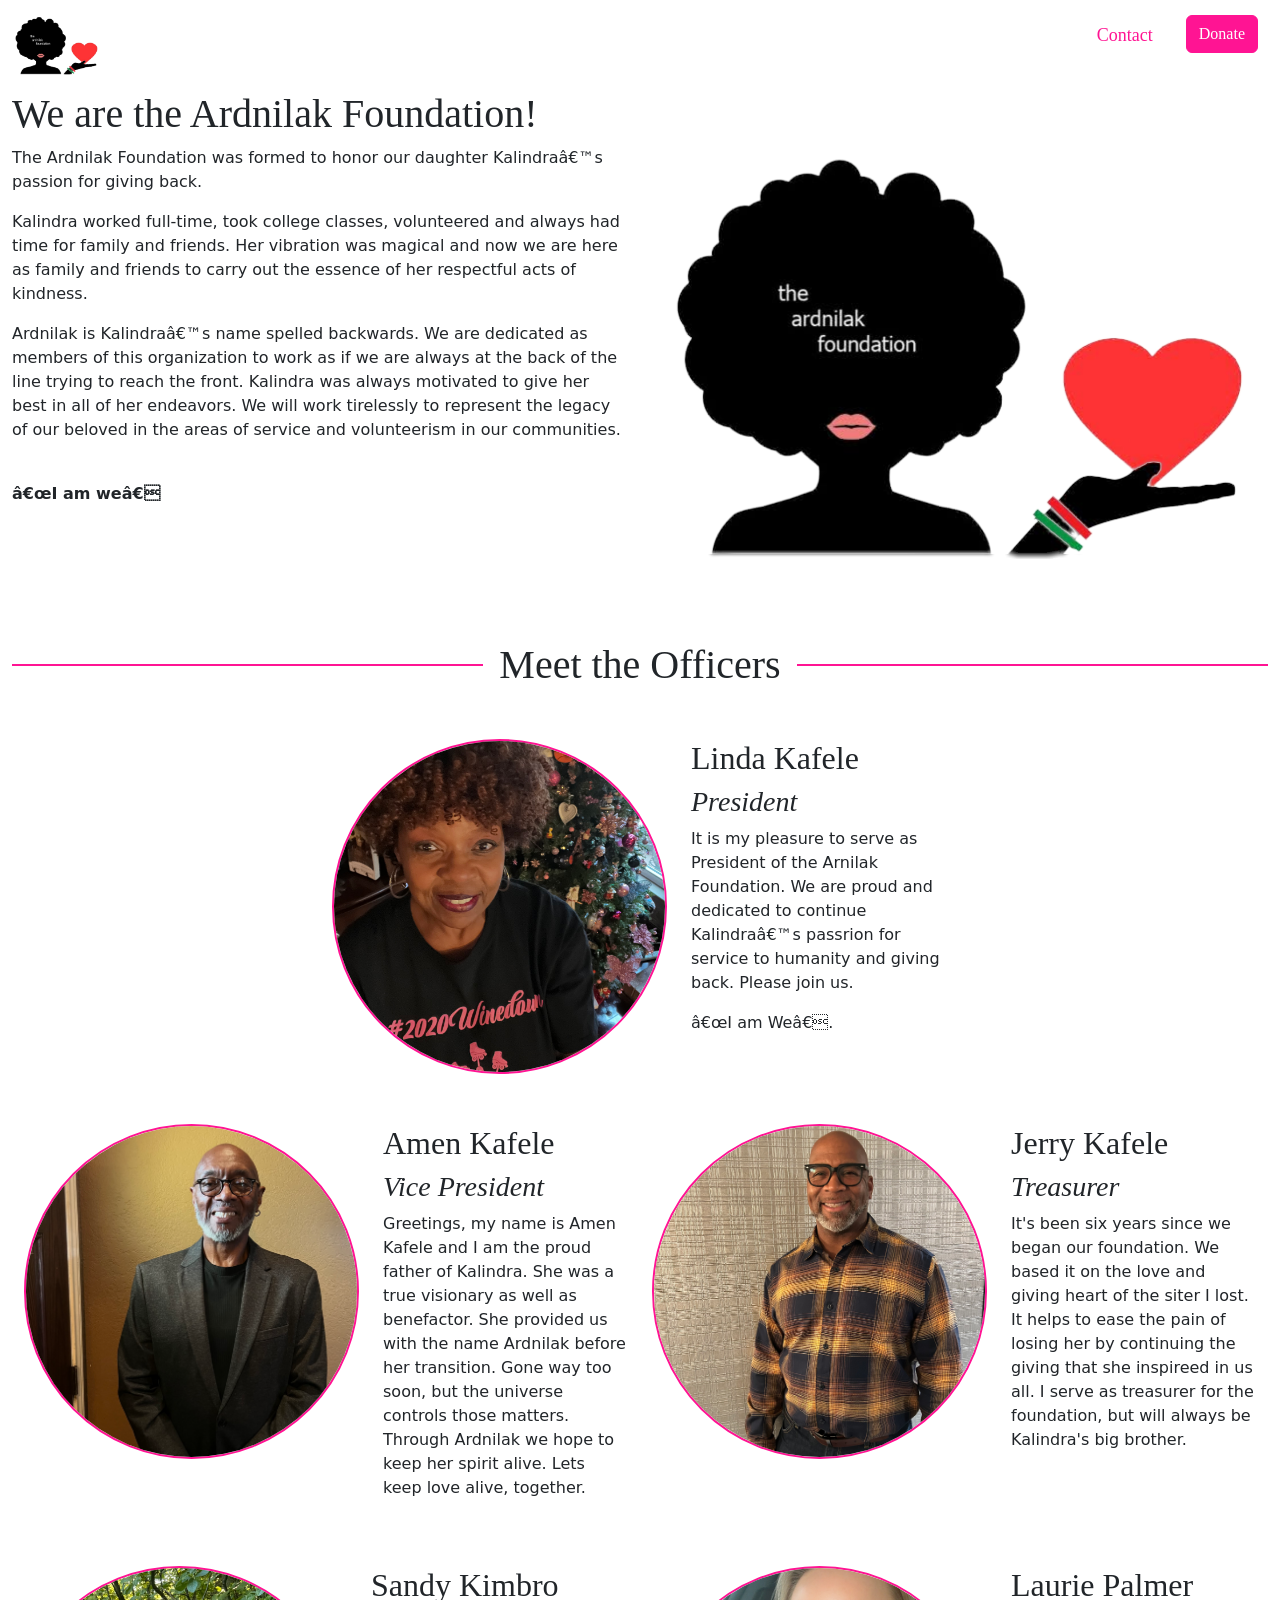
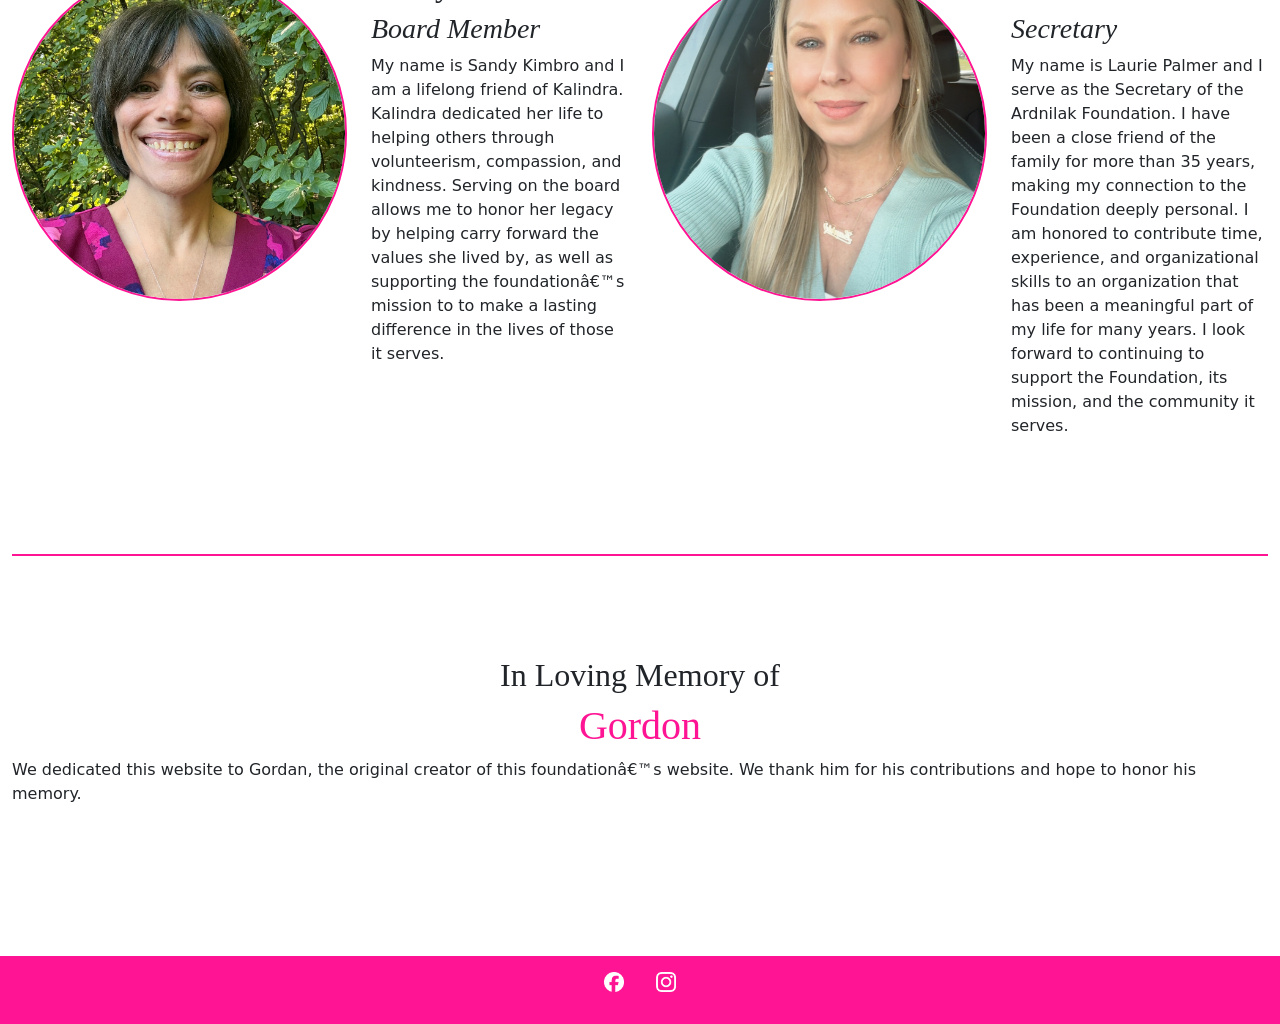
<file: index.html>
<!doctype html>
<html>
<head>
	<title>Ardnilak Foundation Home Page</title>
	<link rel="stylesheet" href="ard_style.css">
	<link rel="icon" type="image/png" sizes="48x48" href="ardnilak_logo.png">
    <link href="https://cdn.jsdelivr.net/npm/bootstrap@5.3.8/dist/css/bootstrap.min.css" rel="stylesheet" integrity="sha384-sRIl4kxILFvY47J16cr9ZwB07vP4J8+LH7qKQnuqkuIAvNWLzeN8tE5YBujZqJLB" crossorigin="anonymous">
	<meta name="viewport" content="width=device-width, initial-scale=1.0, user-scalable=yes">
</head>

	<body>

	<header class="ard-header">
		<div class="container-fluid">
			<nav class="ard-main-nav">
				<a href="index.html"><img class="logo" src="ardnilak_logo.png" alt="Ardnilak Logo"></a>
				<ul>
					<li><button type="button" class="btn btn-secondary"><a href="ardnilak_contact.html">Contact</a></button></li>
					<li><a href="https://www.zeffy.com/en-US/donation-form/thank-you-for-your-donation-20" target="_blank" class="btn btn-primary">Donate</a></li>
				</ul>
			</nav>
		</div>
	</header>

	<div class="ard-hero">
		<div class="container-fluid">
			<h1>We are the Ardnilak Foundation!</h1>
			<div class="row justify-content-center">
				<div class="col-md col-sm">
					<p>The Ardnilak Foundation was formed to honor our daughter Kalindra’s passion for giving back.</p>
					<p>Kalindra worked full-time, took college classes, volunteered and always had time for family and friends. Her vibration was magical and now we are here as family and friends to carry out the essence of her respectful acts of kindness.</p>
					<p>Ardnilak is Kalindra’s name spelled backwards. We are dedicated as members of this organization to work as if we are always at the back of the line trying to reach the front. Kalindra was always motivated to give her best in all of her endeavors. We will work tirelessly to represent the legacy of our beloved in the areas of service and volunteerism in our communities.</p>
					<br>

					<p class="heavy">“I am we”</p>
				</div>
				<div class="col-md col-sm">
				<img class="logo" src="ardnilak_logo.png" alt="Ardnilak Logo">
				</div>
			</div>
		</div>
	</div>

	<div class="ard-officers">
		<div class="container-fluid">
				<span><h1>Meet the Officers</h1></span>
		</div>
	</div>

	<div class="officer-info">
		<div class="container-fluid">
			<div class="row justify-content-center">
				<div class="col-md-6">
					<div class="row">
						<div class="col-md col-sm">
							<img class="officer-img" src="Linda.jpeg" alt="Linda">
						</div>
						<div class="col-md col-sm">
							<h2>Linda Kafele</h2>
							<h3>President</h3>
							<p>It is my pleasure to serve as President of  the Arnilak Foundation. We are proud and dedicated to  continue Kalindra’s passrion for service to humanity and giving back. Please join us.</p>
							<p>“I am We”.</p>
						</div>
					</div><!--row end-->
				</div><!--column close-->
			</div>

		<div class="container-fluid">
			<div class="row">
			<div class="col-md-6">
				<div class="row">
				<div class="col-md col-sm">
					<img class="officer" src="Amen.jpeg">
				</div>
				<div class="col-md col-sm">
					<h2>Amen Kafele</h2>
					<h3>Vice President</h3>
					<p>Greetings, my name is Amen Kafele and I am the proud father of Kalindra. She was a true visionary as well as benefactor. She provided us with the name Ardnilak before her transition. Gone way too soon, but the universe controls those matters. Through Ardnilak  we hope to keep her spirit alive. Lets keep love alive, together.</p>
				</div>
			</div>
			</div> <!--col 6 end-->

			
			<div class="col-md-6">
			<div class="row">
				<div class="col-md col-sm">
					<img class="officer" src="Jerry.jpeg">
				</div>
				<div class="col-md col-sm">
					<h2>Jerry Kafele</h2>
					<h3>Treasurer</h3>
					<p>It's been six years since we began our foundation. We based it on the love and giving heart of the siter I lost. It helps to ease the pain of losing her by continuing the giving that she inspireed in us all. I serve as treasurer for the foundation, but will always be Kalindra's big brother.</p>
				</div>
			</div>
			</div><!--col 6 end-->
		</div><!--row end-->
	</div>

		<div class="w-100"></div>

	<div class="row">
			<div class="col-md-6">
				<div class="row">
				<div class="col-md col-sm">
					<img class="officer" src="Sandy.jpeg">
				</div>
				<div class="col-md col-sm">
					<h2>Sandy Kimbro</h2>
					<h3>Board Member</h3>
					<p>My name is Sandy Kimbro and I am a lifelong friend of Kalindra. Kalindra dedicated her life to helping others through volunteerism, compassion, and kindness. Serving on the board allows me to honor her legacy by helping carry  forward the values she lived by, as well as supporting the foundation’s mission to to make a lasting difference in the lives of those it serves.</p>
				</div>
			</div>
			</div> <!--col 6 end-->

			<div class="col-md-6">
				<div class="row">
					<div class="col-md col-sm">
						<img class="officer" src="Laurie.jpeg">
					</div>
					<div class="col-md col-sm">
						<h2>Laurie Palmer</h2>
						<h3>Secretary</h3>
						<p>My name is Laurie Palmer and I serve as the Secretary of the Ardnilak Foundation. I have been a close friend of the family for more than 35 years, making my connection to the Foundation deeply personal. I am honored to contribute time, experience, and organizational skills to an organization that has been a meaningful part of my life for many years. I look forward to continuing to support the Foundation, its mission, and the community it serves.</p>
					</div>
				</div>
			</div><!--col 6 end-->
	</div><!--row end-->
		<hr>
	</div><!--container end-->
</div><!--officer info end-->

	<div class="ilm">
		<div class=" container-fluid">
			<div class="row">
				<h2 class="ilm-title">In Loving Memory of</h2>
				<div class="w-100"></div>
				<h1 class="gordon">Gordon</h1>
				<p class="ilm-statement">We dedicated this website to Gordan, the original creator of this foundation’s website. We thank him for his contributions and hope to honor his memory.</p>
			</div><!--row end-->
		</div><!--container end-->
	</div><!--ilm end-->

	<div class="ard-footer">
		<div class="container-fluid">
			<div class="row">
				<ul>
					<li><a href="https://www.facebook.com/people/Ardnilak-Foundation/100068986899114/" target="_blank" rel="noopener noreferrer"><img src="Facebook_Logo_Secondary.png"></a></li>
					<li><a href="https://www.instagram.com/theardnilakfoundation/" target="_blank" rel="noopener noreferrer"><img src="Instagram_Glyph_White.png"></a></li>
				</ul>
			</div>
		</div>
	</div>







	</body>
</file>
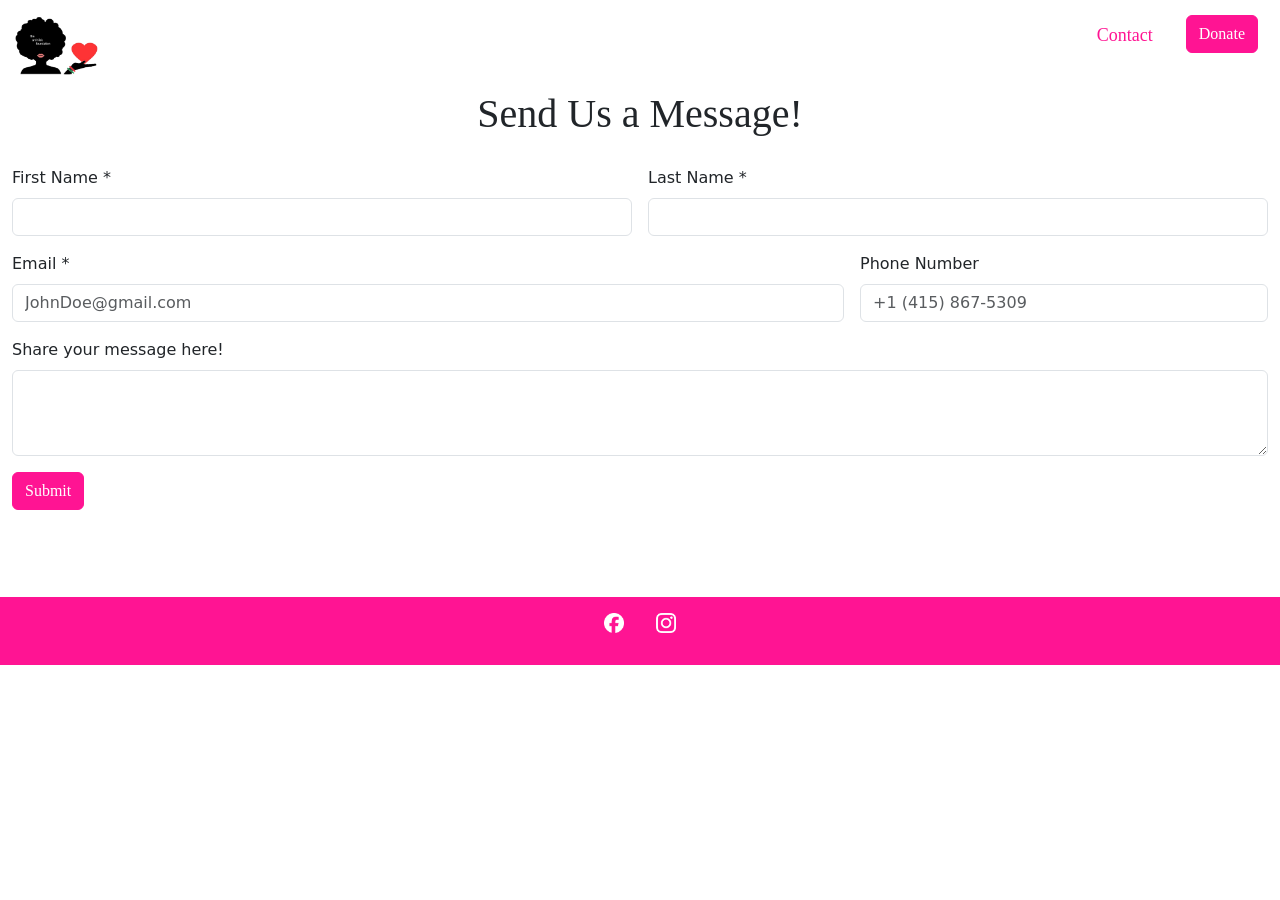
<file: ardnilak_contact.html>
<!doctype html>
<html>
<head>
	<title>Ardnilak Foundation Contact Page</title>
	<link rel="stylesheet" href="ard_style.css">
	<link rel="icon" type="image/png" sizes="48x48" href="ardnilak_logo.png">
    <link href="https://cdn.jsdelivr.net/npm/bootstrap@5.3.8/dist/css/bootstrap.min.css" rel="stylesheet" integrity="sha384-sRIl4kxILFvY47J16cr9ZwB07vP4J8+LH7qKQnuqkuIAvNWLzeN8tE5YBujZqJLB" crossorigin="anonymous">
	<meta name="viewport" content="width=device-width, initial-scale=1.0, user-scalable=yes">
</head>

<body>

	<header class="ard-header">
		<div class="container-fluid">
			<nav class="ard-main-nav">
				<a href="index.html"><img class="logo" src="ardnilak_logo.png" alt="Ardnilak Logo"></a>
				<ul>
					<li><button type="button" class="btn btn-secondary"><a href="ardnilak_contact.html">Contact</a></button></li>
					<li><a href="https://www.zeffy.com/en-US/donation-form/thank-you-for-your-donation-20" target="_blank" class="btn btn-primary">Donate</a></li>
				</ul>
			</nav>
		</div>
	</header>

	<div class="ard-contact-header">
		<div class="container-fluid">
			<h1>Send Us a Message!</h1>
		</div>
	</div>

	<div class="ard-contact-form">
		<div class="container-fluid">
			<form class="row g-3" action="https://formsubmit.co/4e323b2116136c9280bb1a6eba5a6334" method="POST">
				<!--Honeypot-->
				<input type="text" name="_honey" style="display:none;">

				<!--Disable Captcha-->
				<input type="hidden" name="_captcha" value="false">

				<!--Send to success page-->
				<input type="hidden" name="_next" value="https://nathankafe.github.io/ardnliakfoundation/success.html">

				<div class="col-md-6">
					<label for="firstName" class="form-label">First Name *</label>
					<input type="text" class="form-control" name="name" id="firstName" required>
				</div><!--end of firstName-->

				<div class="col-md-6">
					<label for="lastName" class="form-label">Last Name *</label>
					<input type="text" class="form-control" name="Last&nbsp;Name"id="lastName" required>
				</div><!--end of lastName-->

				<div class="col-md-8">
					<label for="emailInfo" class="form-label">Email *</label>
					<input type="email" class="form-control" name="email" id="emailInfo" placeholder="JohnDoe@gmail.com" required>
				</div>

				<div class="col-md-4">
					<label for="phoneNumber" class="form-label">Phone Number</label>
					<input type="text" class="form-control" name="phone" id="phoneNumber" placeholder="+1 (415) 867-5309">
				</div>

				<div class="col-md-12">
					<label for="comments" class="form-label">Share your message here!</label>
					<textarea class="form-control" id="comments,&nbsp;questions" name="comment"rows="3" required></textarea>
				</div>

				<div class="cold-md-12">
					<button type="submit" class="btn btn-submit">Submit</button>
				</div>
			</form>
		</div>
	</div>

	<div class="ard-footer">
		<div class="container-fluid">
			<div class="row">
				<ul>
					<li><a href="https://www.facebook.com/people/Ardnilak-Foundation/100068986899114/" target="_blank" rel="noopener noreferrer"><img src="Facebook_Logo_Secondary.png"></a></li>
					<li><a href="https://www.instagram.com/theardnilakfoundation/" target="_blank" rel="noopener noreferrer"><img src="Instagram_Glyph_White.png"></a></li>
				</ul>
			</div>
		</div>
	</div>





</body>
</file>
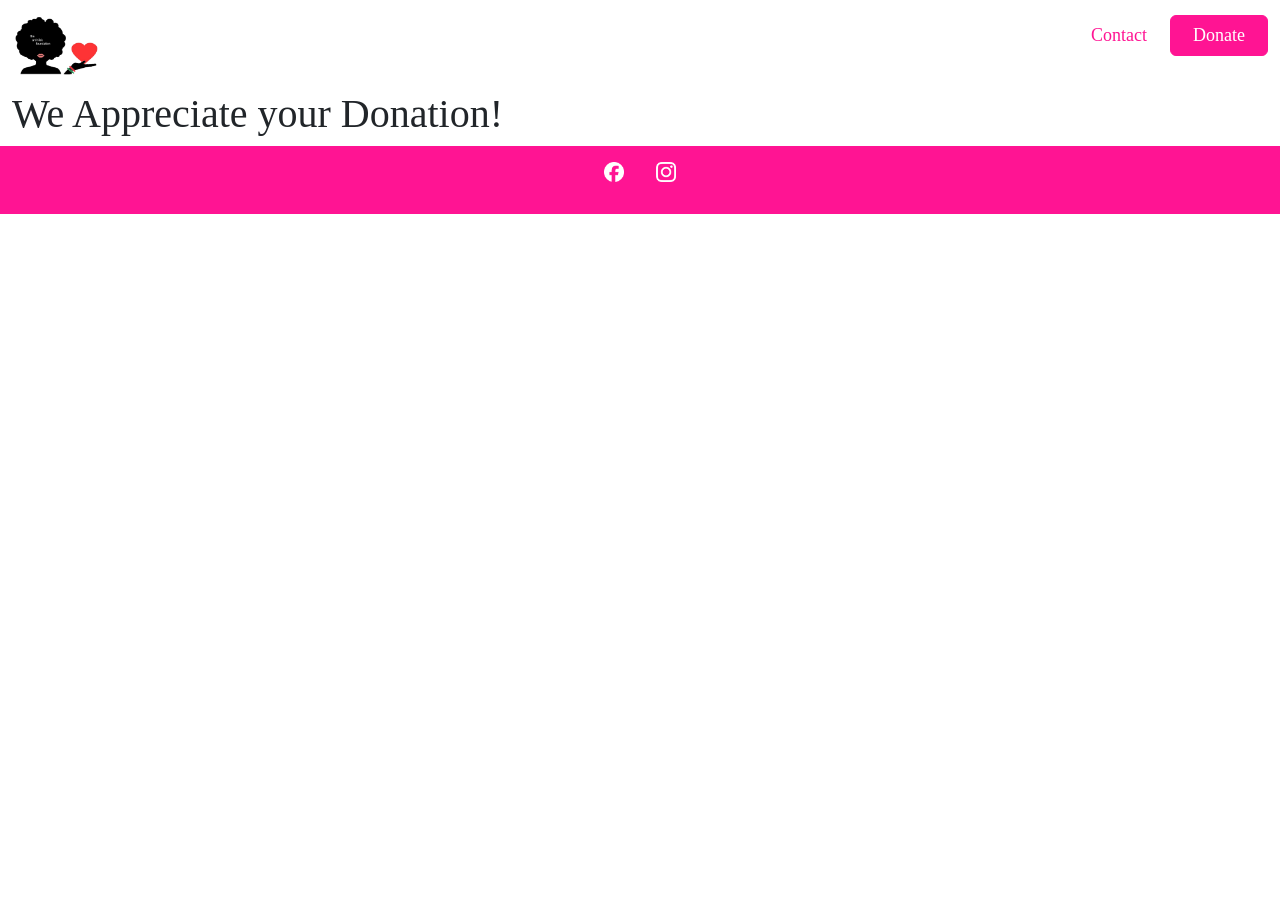
<file: ardnilak_donate.html>
<!doctype html>
<html>
<head>
	<title>Ardnilak Foundation Donation Page</title>
	<link rel="stylesheet" href="ard_style.css">
    <link href="https://cdn.jsdelivr.net/npm/bootstrap@5.3.8/dist/css/bootstrap.min.css" rel="stylesheet" integrity="sha384-sRIl4kxILFvY47J16cr9ZwB07vP4J8+LH7qKQnuqkuIAvNWLzeN8tE5YBujZqJLB" crossorigin="anonymous">
	<meta name="viewport" content="width=device-width, initial-scale=1.0, user-scalable=yes">
</head>

<body>

	<header class="ard-header">
		<div class="container-fluid">
			<nav class="ard-main-nav">
				<a href="ardnilak_home.html"><img class="logo" src="ardnilak_logo.png" alt="Ardnilak Logo"></a>
				<ul>
					<li><button type="button" class="btn btn-secondary"><a href="ardnilak_contact.html">Contact</a></button></li>
					<li><button type ="button" class="btn btn-custom"><a href="ardnilak_donate.html">Donate</a></button></li>
				</ul>
			</nav>
		</div>
	</header>

	<div class="info">
		<div class="container-fluid">
			<h1>We Appreciate your Donation!</h1>
		</div>
	</div>

	<div class="ard-footer">
		<div class="container-fluid">
			<div class="row">
				<ul>
					<li><a href="https://www.facebook.com/people/Ardnilak-Foundation/100068986899114/" target="_blank" rel="noopener noreferrer"><img src="Facebook_Logo_Secondary.png"></a></li>
					<li><a href="https://www.instagram.com/theardnilakfoundation/" target="_blank" rel="noopener noreferrer"><img src="Instagram_Glyph_White.png"></a></li>
				</ul>
			</div>
		</div>
	</div>






</body>
</file>
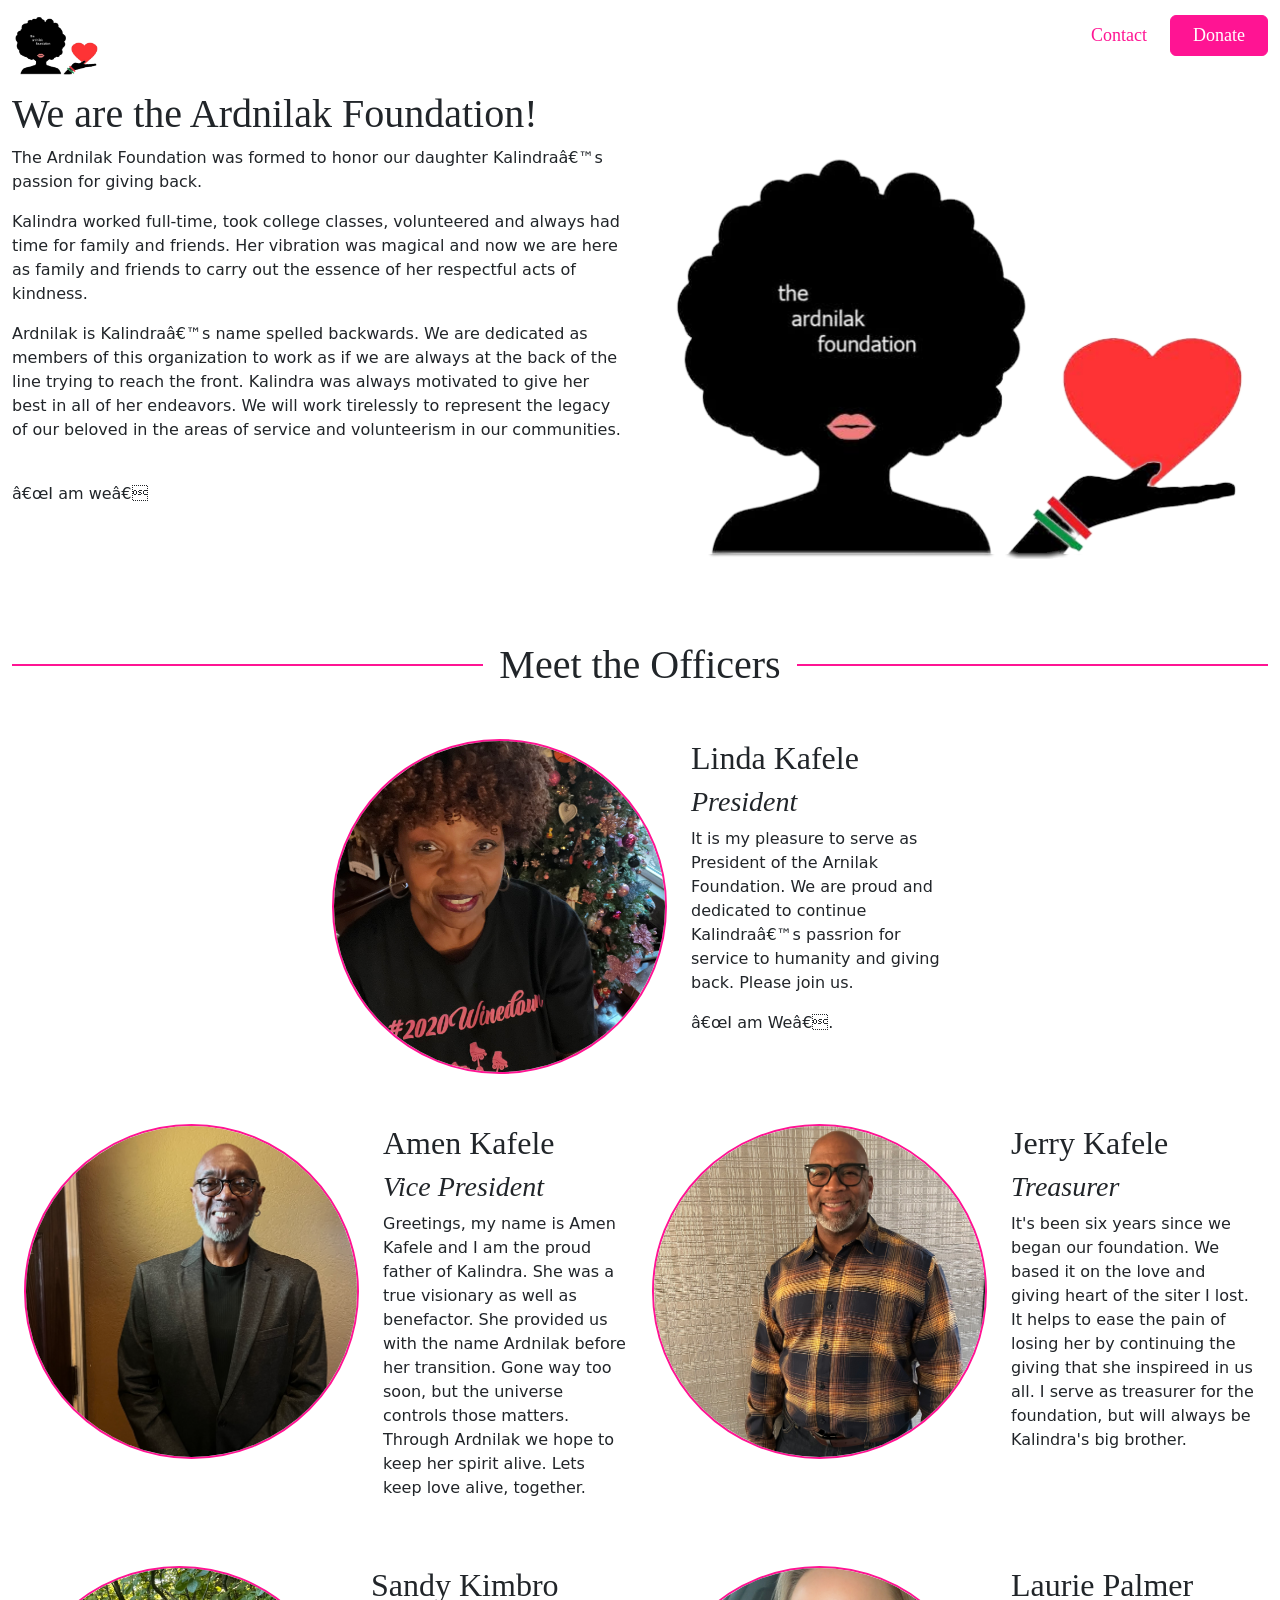
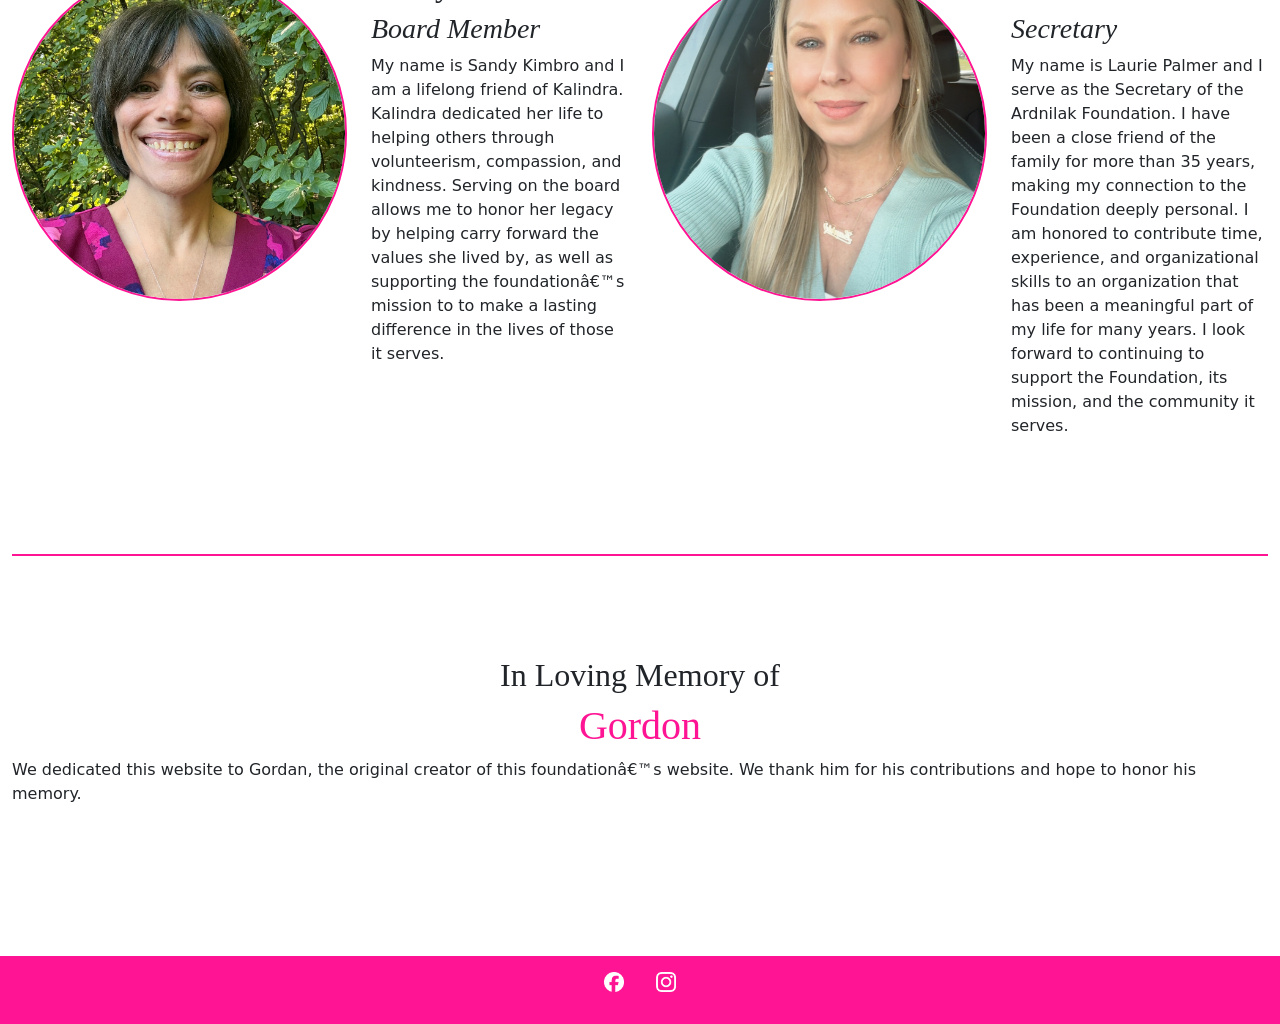
<file: ardnilak_home.html>
<!doctype html>
<html>
<head>
	<title>Ardnilak Foundation Home Page</title>
	<link rel="stylesheet" href="ard_style.css">
    <link href="https://cdn.jsdelivr.net/npm/bootstrap@5.3.8/dist/css/bootstrap.min.css" rel="stylesheet" integrity="sha384-sRIl4kxILFvY47J16cr9ZwB07vP4J8+LH7qKQnuqkuIAvNWLzeN8tE5YBujZqJLB" crossorigin="anonymous">
	<meta name="viewport" content="width=device-width, initial-scale=1.0, user-scalable=yes">
</head>

	<body>

	<header class="ard-header">
		<div class="container-fluid">
			<nav class="ard-main-nav">
				<a href="index.html"><img class="logo" src="ardnilak_logo.png" alt="Ardnilak Logo"></a>
				<ul>
					<li><button type="button" class="btn btn-secondary"><a href="ardnilak_contact.html">Contact</a></button></li>
					<li><button type ="button" class="btn btn-custom"><a href="https://www.zeffy.com/en-US/donation-form/thank-you-for-your-donation-20" target="_blank">Donate</a></button></li>
				</ul>
			</nav>
		</div>
	</header>

	<div class="ard-hero">
		<div class="container-fluid">
			<h1>We are the Ardnilak Foundation!</h1>
			<div class="row justify-content-center">
				<div class="col-md col-sm">
					<p>The Ardnilak Foundation was formed to honor our daughter Kalindra’s passion for giving back.</p>
					<p>Kalindra worked full-time, took college classes, volunteered and always had time for family and friends. Her vibration was magical and now we are here as family and friends to carry out the essence of her respectful acts of kindness.</p>
					<p>Ardnilak is Kalindra’s name spelled backwards. We are dedicated as members of this organization to work as if we are always at the back of the line trying to reach the front. Kalindra was always motivated to give her best in all of her endeavors. We will work tirelessly to represent the legacy of our beloved in the areas of service and volunteerism in our communities.</p>
					<br>

					<p>“I am we”</p>
				</div>
				<div class="col-md col-sm">
				<img class="logo" src="ardnilak_logo.png" alt="Ardnilak Logo">
				</div>
			</div>
		</div>
	</div>

	<div class="ard-officers">
		<div class="container-fluid">
				<span><h1>Meet the Officers</h1></span>
		</div>
	</div>

	<div class="officer-info">
		<div class="container-fluid">
			<div class="row justify-content-center">
				<div class="col-md-6">
					<div class="row">
						<div class="col-md col-sm">
							<img class="officer-img" src="Linda.jpeg" alt="Linda">
						</div>
						<div class="col-md col-sm">
							<h2>Linda Kafele</h2>
							<h3>President</h3>
							<p>It is my pleasure to serve as President of  the Arnilak Foundation. We are proud and dedicated to  continue Kalindra’s passrion for service to humanity and giving back. Please join us.</p><p>“I am We”.</p>
						</div>
					</div><!--row end-->
				</div><!--column close-->
			</div>

		<div class="container-fluid">
			<div class="row">
			<div class="col-md-6">
				<div class="row">
				<div class="col-md col-sm">
					<img class="officer" src="Amen.jpeg">
				</div>
				<div class="col-md col-sm">
					<h2>Amen Kafele</h2>
					<h3>Vice President</h3>
					<p>Greetings, my name is Amen Kafele and I am the proud father of Kalindra. She was a true visionary as well as benefactor. She provided us with the name Ardnilak before her transition. Gone way too soon, but the universe controls those matters. Through Ardnilak  we hope to keep her spirit alive. Lets keep love alive, together.</p>
				</div>
			</div>
			</div> <!--col 6 end-->

			
			<div class="col-md-6">
			<div class="row">
				<div class="col-md col-sm">
					<img class="officer" src="Jerry.jpeg">
				</div>
				<div class="col-md col-sm">
					<h2>Jerry Kafele</h2>
					<h3>Treasurer</h3>
					<p>It's been six years since we began our foundation. We based it on the love and giving heart of the siter I lost. It helps to ease the pain of losing her by continuing the giving that she inspireed in us all. I serve as treasurer for the foundation, but will always be Kalindra's big brother.</p>
				</div>
			</div>
			</div><!--col 6 end-->
		</div><!--row end-->
	</div>

		<div class="w-100"></div>

	<div class="row">
			<div class="col-md-6">
				<div class="row">
				<div class="col-md col-sm">
					<img class="officer" src="Sandy.jpeg">
				</div>
				<div class="col-md col-sm">
					<h2>Sandy Kimbro</h2>
					<h3>Board Member</h3>
					<p>My name is Sandy Kimbro and I am a lifelong friend of Kalindra. Kalindra dedicated her life to helping others through volunteerism, compassion, and kindness. Serving on the board allows me to honor her legacy by helping carry  forward the values she lived by, as well as supporting the foundation’s mission to to make a lasting difference in the lives of those it serves.</p>
				</div>
			</div>
			</div> <!--col 6 end-->

			<div class="col-md-6">
				<div class="row">
					<div class="col-md col-sm">
						<img class="officer" src="Laurie.jpeg">
					</div>
					<div class="col-md col-sm">
						<h2>Laurie Palmer</h2>
						<h3>Secretary</h3>
						<p>My name is Laurie Palmer and I serve as the Secretary of the Ardnilak Foundation. I have been a close friend of the family for more than 35 years, making my connection to the Foundation deeply personal. I am honored to contribute time, experience, and organizational skills to an organization that has been a meaningful part of my life for many years. I look forward to continuing to support the Foundation, its mission, and the community it serves.</p>
					</div>
				</div>
			</div><!--col 6 end-->
	</div><!--row end-->
		<hr>
	</div><!--container end-->
</div><!--officer info end-->

	<div class="ilm">
		<div class=" container-fluid">
			<div class="row">
				<h2 class="ilm-title">In Loving Memory of</h2>
				<div class="w-100"></div>
				<h1 class="gordon">Gordon</h1>
				<p class="ilm-statement">We dedicated this website to Gordan, the original creator of this foundation’s website. We thank him for his contributions and hope to honor his memory.</p>
			</div><!--row end-->
		</div><!--container end-->
	</div><!--ilm end-->

	<div class="ard-footer">
		<div class="container-fluid">
			<div class="row">
				<ul>
					<li><a href="https://www.facebook.com/people/Ardnilak-Foundation/100068986899114/" target="_blank" rel="noopener noreferrer"><img src="Facebook_Logo_Secondary.png"></a></li>
					<li><a href="https://www.instagram.com/theardnilakfoundation/" target="_blank" rel="noopener noreferrer"><img src="Instagram_Glyph_White.png"></a></li>
				</ul>
			</div>
		</div>
	</div>







	</body>
</file>
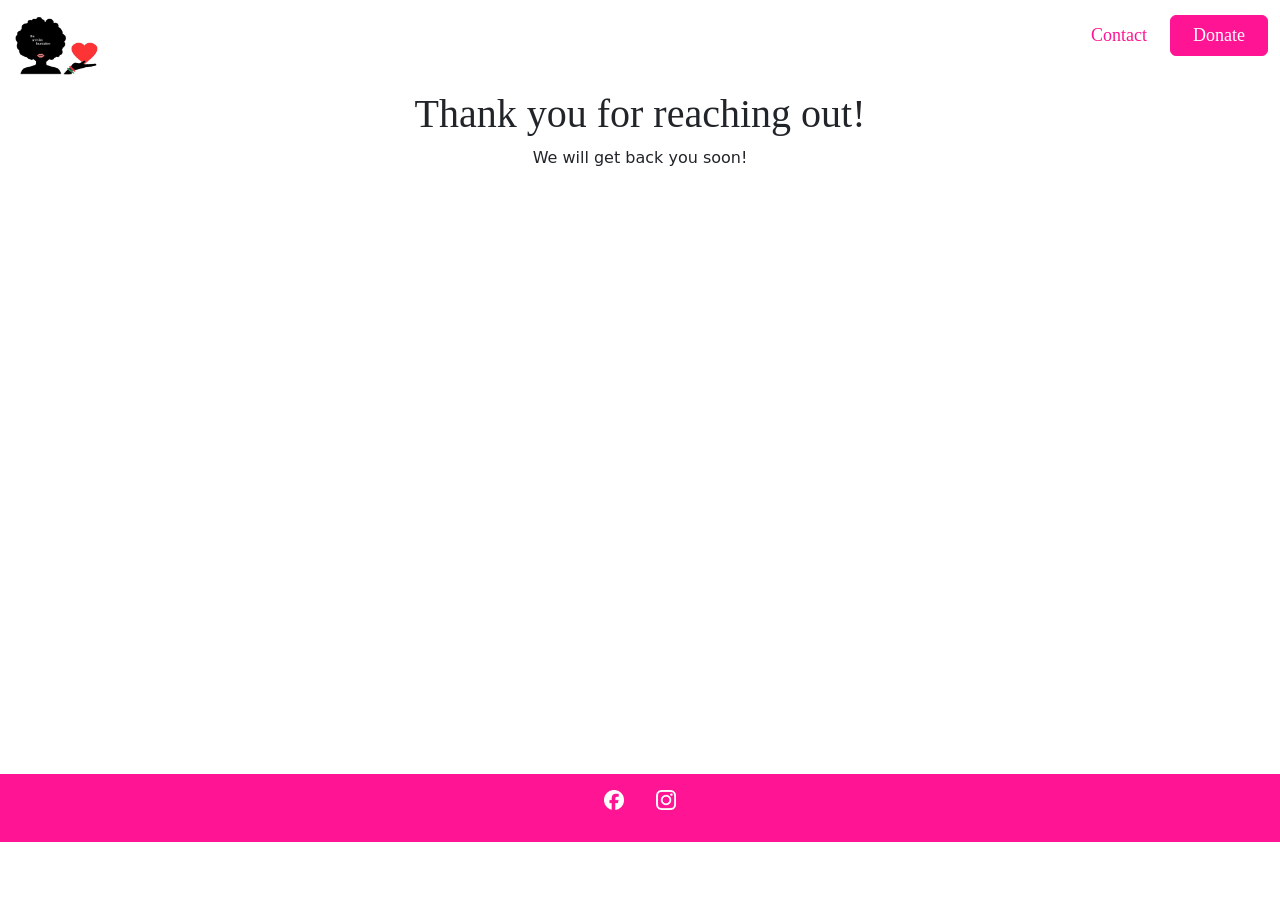
<file: success.html>
<!doctype html>
<html>
<head>
	<title>Ardnilak Foundation Contact Page</title>
	<link rel="stylesheet" href="ard_style.css">
	<link rel="icon" type="image/png" sizes="48x48" href="ardnilak_logo.png">
    <link href="https://cdn.jsdelivr.net/npm/bootstrap@5.3.8/dist/css/bootstrap.min.css" rel="stylesheet" integrity="sha384-sRIl4kxILFvY47J16cr9ZwB07vP4J8+LH7qKQnuqkuIAvNWLzeN8tE5YBujZqJLB" crossorigin="anonymous">
	<meta name="viewport" content="width=device-width, initial-scale=1.0, user-scalable=yes">
</head>

<body>

	<header class="ard-header">
		<div class="container-fluid">
			<nav class="ard-main-nav">
				<a href="index.html"><img class="logo" src="ardnilak_logo.png" alt="Ardnilak Logo"></a>
				<ul>
					<li><button type="button" class="btn btn-secondary"><a href="ardnilak_contact.html">Contact</a></button></li>
					<li><button type ="button" class="btn btn-primary"><a href="https://www.zeffy.com/en-US/donation-form/thank-you-for-your-donation-20" target="_blank">Donate</a></button></li>
				</ul>
			</nav>
		</div>
	</header>

<div class="thankYou">
	<div class="container-fluid">
		<div class="row">
			<h1>Thank you for reaching out!</h1>
			<p>We will get back you soon!</p>
		</div>
	</div>
</div>

<div class="ard-footer">
		<div class="container-fluid">
			<div class="row">
				<ul>
					<li><a href="https://www.facebook.com/people/Ardnilak-Foundation/100068986899114/" target="_blank" rel="noopener noreferrer"><img src="Facebook_Logo_Secondary.png"></a></li>
					<li><a href="https://www.instagram.com/theardnilakfoundation/" target="_blank" rel="noopener noreferrer"><img src="Instagram_Glyph_White.png"></a></li>
				</ul>
			</div>
		</div>
	</div>

</body>
</file>
<file: ard_style.css>
/*FONT & CONTAINER DIMENSIONS*/

@media (max-width: 768px){
	
	.col-md{
		flex-direction: column;
	}
}

.heavy{
	font-weight: 700;
}

h1{
	font-size: 48px;
	color: deeppink;
	font-family: "Times New Roman", Times, serif;
}

h2{
	font-size: 32px;
	font-family: "Times New Roman", Times, serif;

}

h3{
	font-size: 24px;
	font-style: italic;
	font-family: "Times New Roman", Times, serif;

}

p{
	font-size: 16px;
}

a{
	font-size: 18px;
	font-family: "Times New Roman", Times, serif;
}




/*******************FONT & CONTAINER SECTION END********************************/

/*HEADER SECTION CSS*/

.ard-main-nav img{
	height:60px;
	max-width:100%;
	float: left;
}

.ard-main-nav ul{
	display: flex;
	float: right;
	list-style: none;
}

header.ard-header{
	display: flex;
	justify-content: space-between;
	align-items: center;
	margin: 15px 0;

}

header a{
	margin: 0 10px;
}

.btn{
	background-color: deeppink !important;
	border-color: deeppink !important;
	transition: background-color 0.2s ease!important;
}

.btn:hover{
	background-color: white !important;
	color: deeppink !important;
	border: 1px solid deeppink;
}

.btn-primary{
	font-family: "Times New Roman", Times, serif !important;
}

.btn-secondary{
	background-color: white !important;
	border-color: white !important;
}


.btn-secondary a{
	color: deeppink !important;
}

.btn-secondary a:hover{
	text-decoration: underline;
}

.btn a{
	color: white;
	text-decoration: none;
	transition: color 0.2s ease!important;
}

.btn a:hover{
	color: deeppink;
}


/*************************/

/*HERO SECTION CSS*/

.ard-hero img{
	height: 100%;
	object-fit: cover;
	max-inline-size: 100%;
}

.ard-hero{
	margin-bottom: -20px;
}

/***********************/

/*OFFICER SECTION CSS*/

.ard-officers h1{
	display: flex;
	justify-content: center;
	align-items: center;
	margin: 50px 0px;
	gap: 1rem;
	width: 100%;
}

.ard-officers h1::before{
	content: ""; /* Required for pseudo-elements */
  flex: 1; /* Take remaining space (pushes text to center) */
  height: 2px; /* Line thickness */
  background: deeppink; /* Line color */
}

.ard-officers h1::after{
	content: ""; /* Required for pseudo-elements */
  flex: 1; /* Take remaining space (pushes text to center) */
  height: 2px; /* Line thickness */
  background: deeppink; /* Line color */
}

.officer-info img {
    width: 335px;        
    height: 335px;      
    object-fit: cover;   
    border-radius: 50%; 
    display: block;
    border: 2px solid deeppink;
}

.col-md{
	margin: 50px 0px; /*GAPS IN BETWEEN SECTIONS*/
}

.officer-info hr {
	border: none;
	height: 2px;
	opacity: 1;
	background-color: deeppink;
	margin: 50px 0;
}


/***********************/

/*FOOTER SECTION CSS*/

.ard-footer img{
	height: 20px;
	width: 20px;
	margin: 16px;
	display: flex;
}

.ard-footer ul{
	list-style: none;
	align-items: center;
	display: flex;
	justify-content: center;
}

.ard-footer{
	background-color: deeppink;
}

/****************/

/*ILM SECTION CSS*/
.ilm {
	margin: 100px 0;
}
.ilm-title{
	display: flex;
	justify-content: center;
	align-items: center;
	gap: 1rem;
	width: 100%;
}

.gordon{
	display: flex;
	justify-content: center;
	align-items: center;
	width: 100%;
}

.ilm-statement{
	display: flex;
	justify-content: center;
	align-items: center;
	width: 100%;
	margin-bottom: 50px;
}


/*****************HOMEPAGE SECTION END***********************************************/

/*CONTACT PAGE CSS*/

.ard-contact-header h1{
	display: flex;
	justify-content: center;
	align-items: center;
	padding-bottom: 20px;
}

.ilm h1{
	color: deeppink;
}

.ard-contact-form{
	margin-bottom: 87px;
}

.btn-submit{
	color: white!important;
	font-family: "Times New Roman", Times, serif !important;
}

/*SUCCESS PAGE*/
.thankYou h1{
	justify-content: center;
	align-items: center;
	display: flex;
}

.thankYou p{
	justify-content: center;
	align-items: center;
	display: flex;
}

.thankYou{
	height: 76vh;
}
</file>
